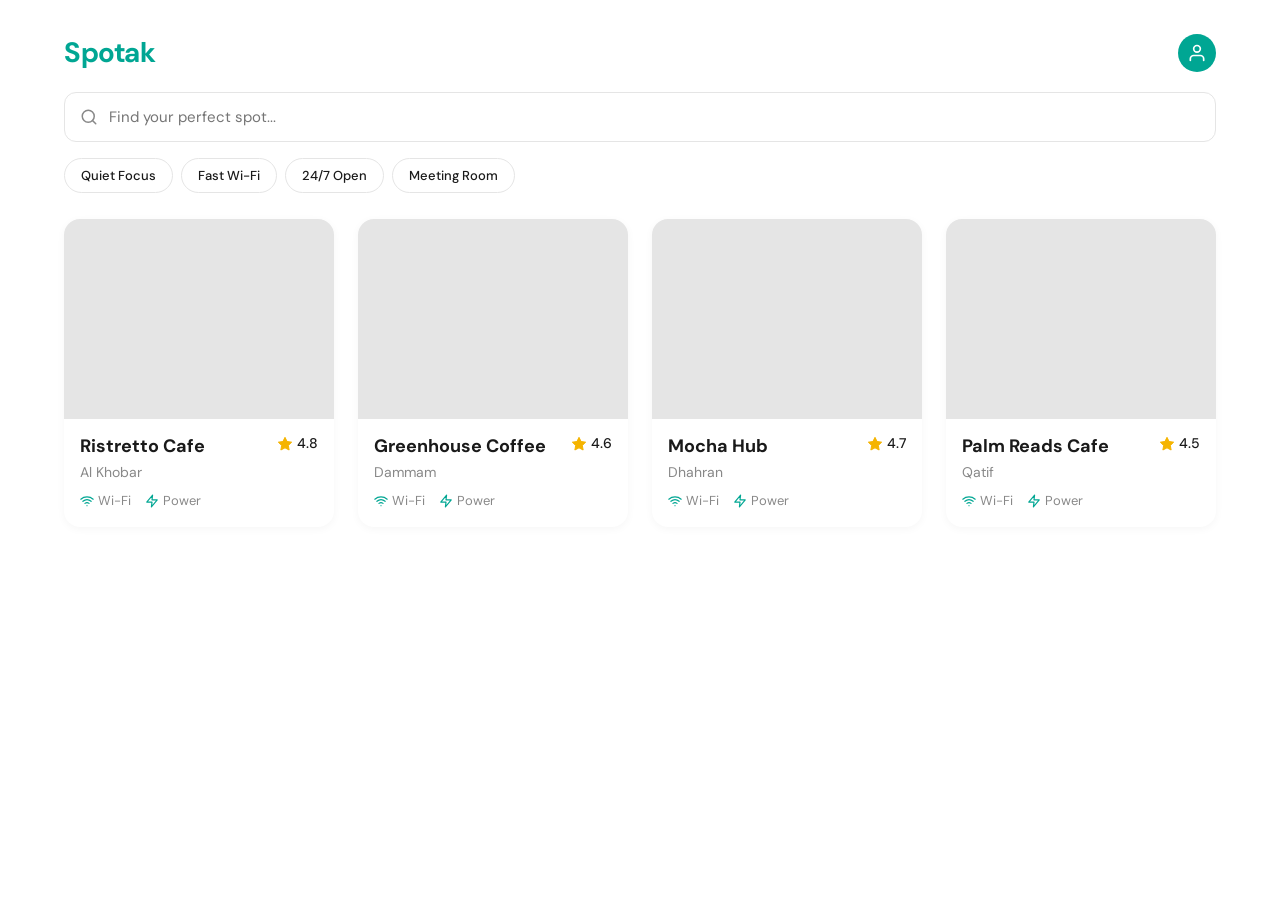
<file: index.html>
<!DOCTYPE html>
<html lang="en">
<head>
  <meta charset="UTF-8" />
  <meta name="viewport" content="width=device-width, initial-scale=1.0" />
  <title>Spotak — Find Your Perfect Spot</title>
  <link rel="stylesheet" href="style.css" />
</head>
<body>
  <main class="app">
    <!-- Top bar: brand + profile -->
    <header class="topbar">
      <h1 class="brand">Spotak</h1>
      <a href="login.html" class="profile-btn" aria-label="Profile">
        <svg viewBox="0 0 24 24" width="20" height="20" fill="none" stroke="white" stroke-width="2" stroke-linecap="round" stroke-linejoin="round">
          <path d="M20 21v-2a4 4 0 0 0-4-4H8a4 4 0 0 0-4 4v2"/>
          <circle cx="12" cy="7" r="4"/>
        </svg>
      </a>
    </header>

    <!-- Search input -->
    <div class="search-wrap">
      <svg class="search-icon" viewBox="0 0 24 24" width="18" height="18" fill="none" stroke="#888" stroke-width="2" stroke-linecap="round" stroke-linejoin="round">
        <circle cx="11" cy="11" r="8"/>
        <line x1="21" y1="21" x2="16.65" y2="16.65"/>
      </svg>
      <input type="text" id="searchInput" class="search-input" placeholder="Find your perfect spot..." />
    </div>

    <!-- Filter chips -->
    <div class="chips">
      <button class="chip" data-filter="quiet">Quiet Focus</button>
      <button class="chip" data-filter="wifi">Fast Wi-Fi</button>
      <button class="chip" data-filter="247">24/7 Open</button>
      <button class="chip" data-filter="meeting">Meeting Room</button>
    </div>

    <!-- Spot cards list -->
    <section class="cards" id="cardList">
      <a class="card" href="spot.html?id=ristretto" data-name="Ristretto Cafe" data-tags="quiet wifi meeting">
        <div class="card-img" style="background-image:url('https://images.unsplash.com/photo-1554118811-1e0d58224f24?w=800');"></div>
        <div class="card-body">
          <div class="card-row">
            <div>
              <h3 class="card-title">Ristretto Cafe</h3>
              <p class="card-sub">Al Khobar</p>
            </div>
            <div class="rating">
              <svg viewBox="0 0 24 24" width="16" height="16" fill="#F5B400" stroke="#F5B400" stroke-width="1.5"><polygon points="12 2 15.09 8.26 22 9.27 17 14.14 18.18 21.02 12 17.77 5.82 21.02 7 14.14 2 9.27 8.91 8.26 12 2"/></svg>
              <span>4.8</span>
            </div>
          </div>
          <div class="amenities">
            <span class="amenity">
              <svg viewBox="0 0 24 24" width="14" height="14" fill="none" stroke="#00A693" stroke-width="2" stroke-linecap="round" stroke-linejoin="round"><path d="M5 12.55a11 11 0 0 1 14.08 0"/><path d="M1.42 9a16 16 0 0 1 21.16 0"/><path d="M8.53 16.11a6 6 0 0 1 6.95 0"/><line x1="12" y1="20" x2="12.01" y2="20"/></svg>
              Wi-Fi
            </span>
            <span class="amenity">
              <svg viewBox="0 0 24 24" width="14" height="14" fill="none" stroke="#00A693" stroke-width="2" stroke-linecap="round" stroke-linejoin="round"><polygon points="13 2 3 14 12 14 11 22 21 10 12 10 13 2"/></svg>
              Power
            </span>
          </div>
        </div>
      </a>

      <a class="card" href="spot.html?id=greenhouse" data-name="Greenhouse Coffee" data-tags="quiet wifi 247">
        <div class="card-img" style="background-image:url('https://images.unsplash.com/photo-1521017432531-fbd92d768814?w=800');"></div>
        <div class="card-body">
          <div class="card-row">
            <div>
              <h3 class="card-title">Greenhouse Coffee</h3>
              <p class="card-sub">Dammam</p>
            </div>
            <div class="rating">
              <svg viewBox="0 0 24 24" width="16" height="16" fill="#F5B400" stroke="#F5B400" stroke-width="1.5"><polygon points="12 2 15.09 8.26 22 9.27 17 14.14 18.18 21.02 12 17.77 5.82 21.02 7 14.14 2 9.27 8.91 8.26 12 2"/></svg>
              <span>4.6</span>
            </div>
          </div>
          <div class="amenities">
            <span class="amenity">
              <svg viewBox="0 0 24 24" width="14" height="14" fill="none" stroke="#00A693" stroke-width="2" stroke-linecap="round" stroke-linejoin="round"><path d="M5 12.55a11 11 0 0 1 14.08 0"/><path d="M1.42 9a16 16 0 0 1 21.16 0"/><path d="M8.53 16.11a6 6 0 0 1 6.95 0"/><line x1="12" y1="20" x2="12.01" y2="20"/></svg>
              Wi-Fi
            </span>
            <span class="amenity">
              <svg viewBox="0 0 24 24" width="14" height="14" fill="none" stroke="#00A693" stroke-width="2" stroke-linecap="round" stroke-linejoin="round"><polygon points="13 2 3 14 12 14 11 22 21 10 12 10 13 2"/></svg>
              Power
            </span>
          </div>
        </div>
      </a>

      <a class="card" href="spot.html?id=mocha" data-name="Mocha Hub" data-tags="wifi meeting 247">
        <div class="card-img" style="background-image:url('https://images.unsplash.com/photo-1559496417-e7f25cb247f3?w=800');"></div>
        <div class="card-body">
          <div class="card-row">
            <div>
              <h3 class="card-title">Mocha Hub</h3>
              <p class="card-sub">Dhahran</p>
            </div>
            <div class="rating">
              <svg viewBox="0 0 24 24" width="16" height="16" fill="#F5B400" stroke="#F5B400" stroke-width="1.5"><polygon points="12 2 15.09 8.26 22 9.27 17 14.14 18.18 21.02 12 17.77 5.82 21.02 7 14.14 2 9.27 8.91 8.26 12 2"/></svg>
              <span>4.7</span>
            </div>
          </div>
          <div class="amenities">
            <span class="amenity">
              <svg viewBox="0 0 24 24" width="14" height="14" fill="none" stroke="#00A693" stroke-width="2" stroke-linecap="round" stroke-linejoin="round"><path d="M5 12.55a11 11 0 0 1 14.08 0"/><path d="M1.42 9a16 16 0 0 1 21.16 0"/><path d="M8.53 16.11a6 6 0 0 1 6.95 0"/><line x1="12" y1="20" x2="12.01" y2="20"/></svg>
              Wi-Fi
            </span>
            <span class="amenity">
              <svg viewBox="0 0 24 24" width="14" height="14" fill="none" stroke="#00A693" stroke-width="2" stroke-linecap="round" stroke-linejoin="round"><polygon points="13 2 3 14 12 14 11 22 21 10 12 10 13 2"/></svg>
              Power
            </span>
          </div>
        </div>
      </a>

      <a class="card" href="spot.html?id=palm" data-name="Palm Reads Cafe" data-tags="quiet wifi meeting">
        <div class="card-img" style="background-image:url('https://images.unsplash.com/photo-1453614512568-c4024d13c247?w=800');"></div>
        <div class="card-body">
          <div class="card-row">
            <div>
              <h3 class="card-title">Palm Reads Cafe</h3>
              <p class="card-sub">Qatif</p>
            </div>
            <div class="rating">
              <svg viewBox="0 0 24 24" width="16" height="16" fill="#F5B400" stroke="#F5B400" stroke-width="1.5"><polygon points="12 2 15.09 8.26 22 9.27 17 14.14 18.18 21.02 12 17.77 5.82 21.02 7 14.14 2 9.27 8.91 8.26 12 2"/></svg>
              <span>4.5</span>
            </div>
          </div>
          <div class="amenities">
            <span class="amenity">
              <svg viewBox="0 0 24 24" width="14" height="14" fill="none" stroke="#00A693" stroke-width="2" stroke-linecap="round" stroke-linejoin="round"><path d="M5 12.55a11 11 0 0 1 14.08 0"/><path d="M1.42 9a16 16 0 0 1 21.16 0"/><path d="M8.53 16.11a6 6 0 0 1 6.95 0"/><line x1="12" y1="20" x2="12.01" y2="20"/></svg>
              Wi-Fi
            </span>
            <span class="amenity">
              <svg viewBox="0 0 24 24" width="14" height="14" fill="none" stroke="#00A693" stroke-width="2" stroke-linecap="round" stroke-linejoin="round"><polygon points="13 2 3 14 12 14 11 22 21 10 12 10 13 2"/></svg>
              Power
            </span>
          </div>
        </div>
      </a>
    </section>
  </main>

  <script src="main.js"></script>
</body>
</html>
</file>
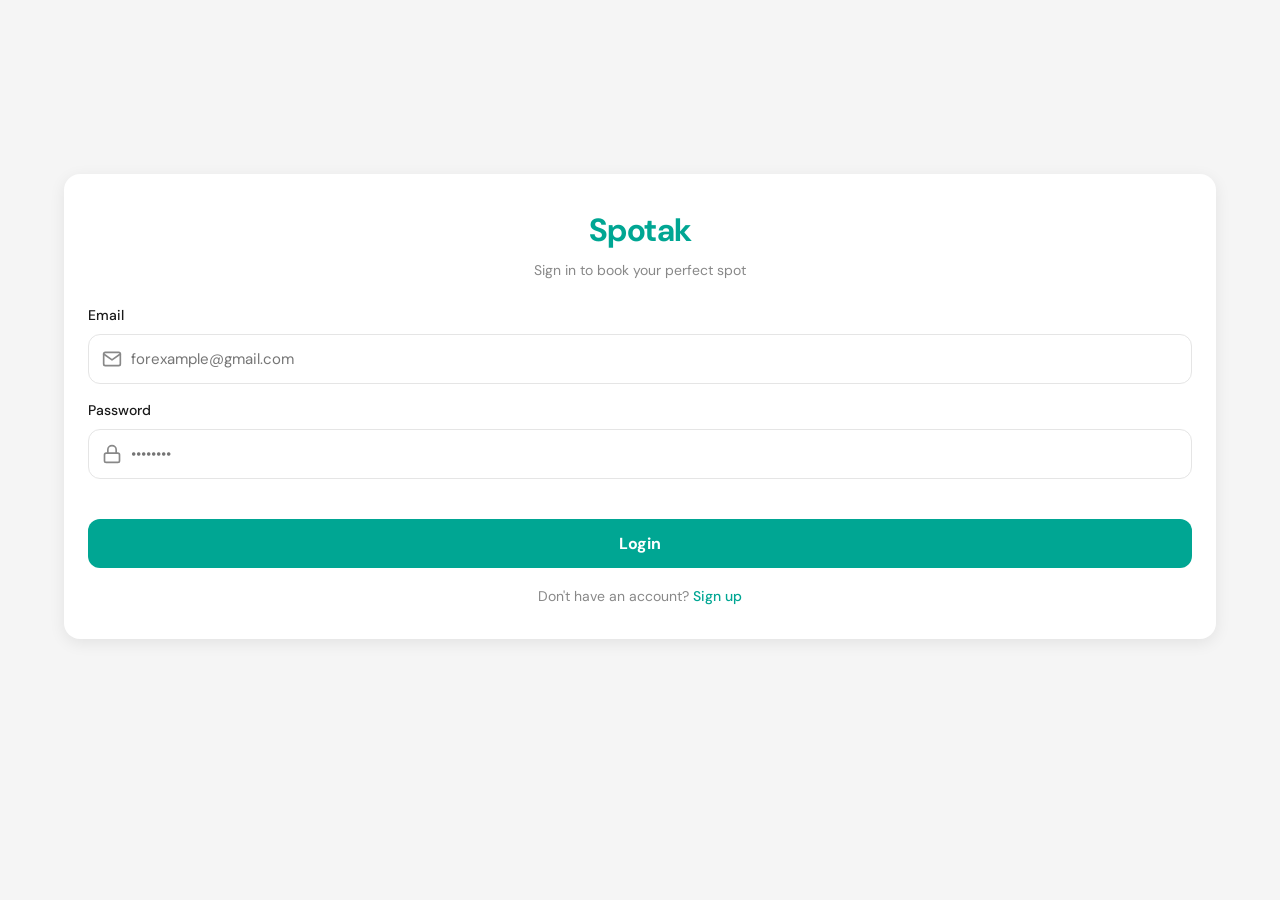
<file: booking.html>
<!DOCTYPE html>
<html lang="en">
<head>
  <meta charset="UTF-8" />
  <meta name="viewport" content="width=device-width, initial-scale=1.0" />
  <title>Confirm Your Booking — Spotak</title>
  <link rel="stylesheet" href="style.css" />
</head>
<body>
  <main class="app booking-page">
    <!-- Header with back arrow + title -->
    <header class="page-header">
      <a href="spot.html" class="back-btn-inline" aria-label="Go back">
        <svg viewBox="0 0 24 24" width="20" height="20" fill="none" stroke="#1A1A1A" stroke-width="2.5" stroke-linecap="round" stroke-linejoin="round">
          <line x1="19" y1="12" x2="5" y2="12"/>
          <polyline points="12 19 5 12 12 5"/>
        </svg>
      </a>
      <h1 class="page-title">Confirm Your Booking</h1>
    </header>

    <!-- Booking form card -->
    <form id="bookingForm" class="booking-card" novalidate>
      <!-- Date -->
      <label class="field-label" for="bookingDate">Date</label>
      <div class="input-wrap">
        <svg class="input-icon" viewBox="0 0 24 24" width="20" height="20" fill="none" stroke="#888" stroke-width="2" stroke-linecap="round" stroke-linejoin="round">
          <rect x="3" y="4" width="18" height="18" rx="2" ry="2"/>
          <line x1="16" y1="2" x2="16" y2="6"/>
          <line x1="8" y1="2" x2="8" y2="6"/>
          <line x1="3" y1="10" x2="21" y2="10"/>
        </svg>
        <input type="date" id="bookingDate" class="input-field" required />
      </div>

      <!-- Time -->
      <label class="field-label" for="bookingTime">Time</label>
      <div class="input-wrap">
        <svg class="input-icon" viewBox="0 0 24 24" width="20" height="20" fill="none" stroke="#888" stroke-width="2" stroke-linecap="round" stroke-linejoin="round">
          <circle cx="12" cy="12" r="10"/>
          <polyline points="12 6 12 12 16 14"/>
        </svg>
        <input type="time" id="bookingTime" class="input-field" required />
      </div>

      <!-- People -->
      <label class="field-label" for="bookingPeople">Number of People</label>
      <div class="input-wrap">
        <svg class="input-icon" viewBox="0 0 24 24" width="20" height="20" fill="none" stroke="#888" stroke-width="2" stroke-linecap="round" stroke-linejoin="round">
          <path d="M17 21v-2a4 4 0 0 0-4-4H5a4 4 0 0 0-4 4v2"/>
          <circle cx="9" cy="7" r="4"/>
          <path d="M23 21v-2a4 4 0 0 0-3-3.87"/>
          <path d="M16 3.13a4 4 0 0 1 0 7.75"/>
        </svg>
        <input type="number" id="bookingPeople" class="input-field" min="1" max="20" value="1" required />
      </div>

      <!-- Error / message area -->
      <p id="formError" class="form-error" aria-live="polite"></p>

      <!-- Fee summary -->
      <div class="fee-card">
        <div class="fee-row">
          <span class="fee-label">Table Reservation Fee</span>
          <span class="fee-amount">25 SAR</span>
        </div>
        <p class="fee-note">Refundable if canceled 24 hours in advance</p>
      </div>

      <!-- Submit -->
      <button type="submit" class="cta-btn">Confirm &amp; Pay</button>
    </form>
  </main>

  <script src="main.js"></script>
</body>
</html>
</file>
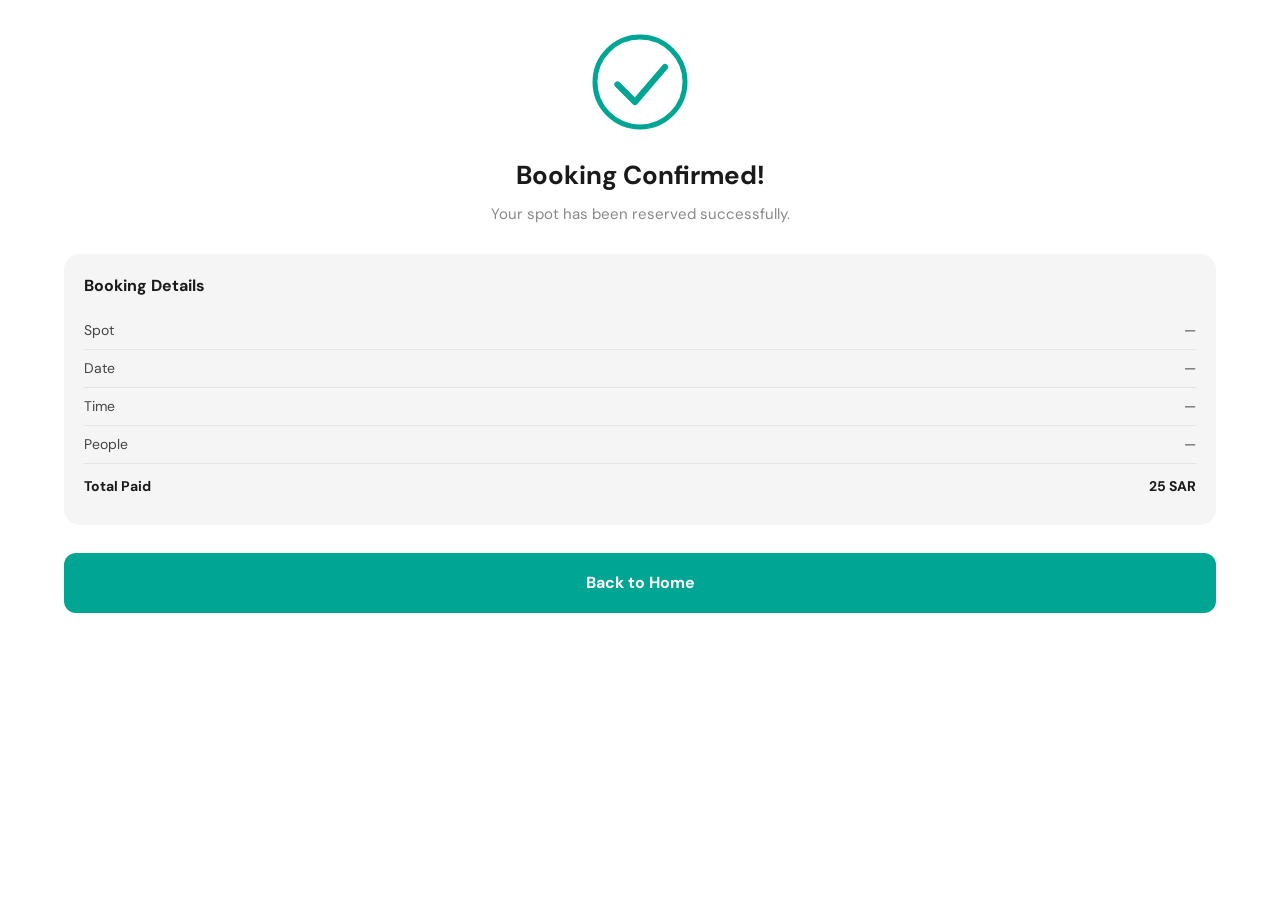
<file: confirmation.html>
<!DOCTYPE html>
<html lang="en">
<head>
  <meta charset="UTF-8" />
  <meta name="viewport" content="width=device-width, initial-scale=1.0" />
  <title>Booking Confirmed — Spotak</title>
  <link rel="stylesheet" href="style.css" />
</head>
<body>
  <main class="app confirmation-page">
    <!-- Animated check -->
    <div class="check-wrap">
      <svg class="checkmark" viewBox="0 0 80 80">
        <circle class="checkmark-circle" cx="40" cy="40" r="36" fill="none" stroke="#00A693" stroke-width="4"/>
        <path class="checkmark-path" fill="none" stroke="#00A693" stroke-width="5" stroke-linecap="round" stroke-linejoin="round" d="M22 42 L36 56 L60 28"/>
      </svg>
    </div>

    <h1 class="confirm-title">Booking Confirmed!</h1>
    <p class="confirm-sub">Your spot has been reserved successfully.</p>

    <!-- Booking summary -->
    <div class="summary-card" id="bookingSummary">
      <h2 class="summary-title">Booking Details</h2>
      <div class="summary-row"><span>Spot</span><span id="sumSpot">—</span></div>
      <div class="summary-row"><span>Date</span><span id="sumDate">—</span></div>
      <div class="summary-row"><span>Time</span><span id="sumTime">—</span></div>
      <div class="summary-row"><span>People</span><span id="sumPeople">—</span></div>
      <div class="summary-row total"><span>Total Paid</span><span>25 SAR</span></div>
    </div>

    <a href="index.html" class="cta-btn static">Back to Home</a>
  </main>

  <script src="main.js"></script>
</body>
</html>
</file>
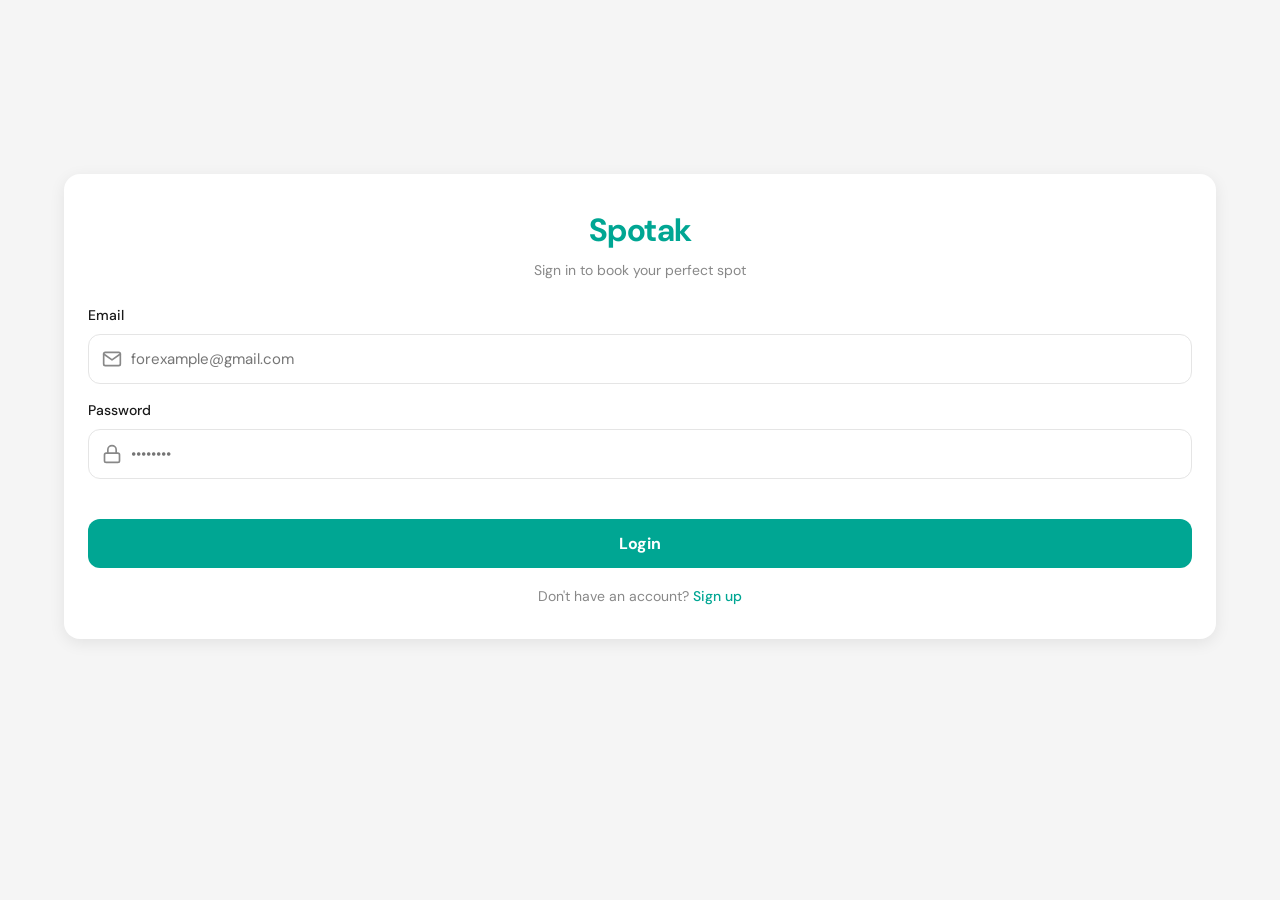
<file: login.html>
<!DOCTYPE html>
<html lang="en">
<head>
  <meta charset="UTF-8" />
  <meta name="viewport" content="width=device-width, initial-scale=1.0" />
  <title>Login — Spotak</title>
  <link rel="stylesheet" href="style.css" />
</head>
<body>
  <main class="app login-page">
    <div class="login-card">
      <!-- Brand -->
      <h1 class="brand login-brand">Spotak</h1>
      <p class="login-sub">Sign in to book your perfect spot</p>

      <!-- Login form -->
      <form id="loginForm" class="login-form" novalidate>
        <label class="field-label" for="loginEmail">Email</label>
        <div class="input-wrap">
          <svg class="input-icon" viewBox="0 0 24 24" width="20" height="20" fill="none" stroke="#888" stroke-width="2" stroke-linecap="round" stroke-linejoin="round">
            <path d="M4 4h16c1.1 0 2 .9 2 2v12c0 1.1-.9 2-2 2H4c-1.1 0-2-.9-2-2V6c0-1.1.9-2 2-2z"/>
            <polyline points="22,6 12,13 2,6"/>
          </svg>
          <input type="email" id="loginEmail" class="input-field" placeholder="forexample@gmail.com" required />
        </div>

        <label class="field-label" for="loginPassword">Password</label>
        <div class="input-wrap">
          <svg class="input-icon" viewBox="0 0 24 24" width="20" height="20" fill="none" stroke="#888" stroke-width="2" stroke-linecap="round" stroke-linejoin="round">
            <rect x="3" y="11" width="18" height="11" rx="2" ry="2"/>
            <path d="M7 11V7a5 5 0 0 1 10 0v4"/>
          </svg>
          <input type="password" id="loginPassword" class="input-field" placeholder="••••••••" required />
        </div>

        <p id="loginError" class="form-error" aria-live="polite"></p>

        <button type="submit" class="primary-btn">Login</button>

        <p class="signup-line">
          Don't have an account?
          <a href="#" id="signupLink">Sign up</a>
        </p>
      </form>
    </div>
  </main>

  <script src="main.js"></script>
</body>
</html>
</file>
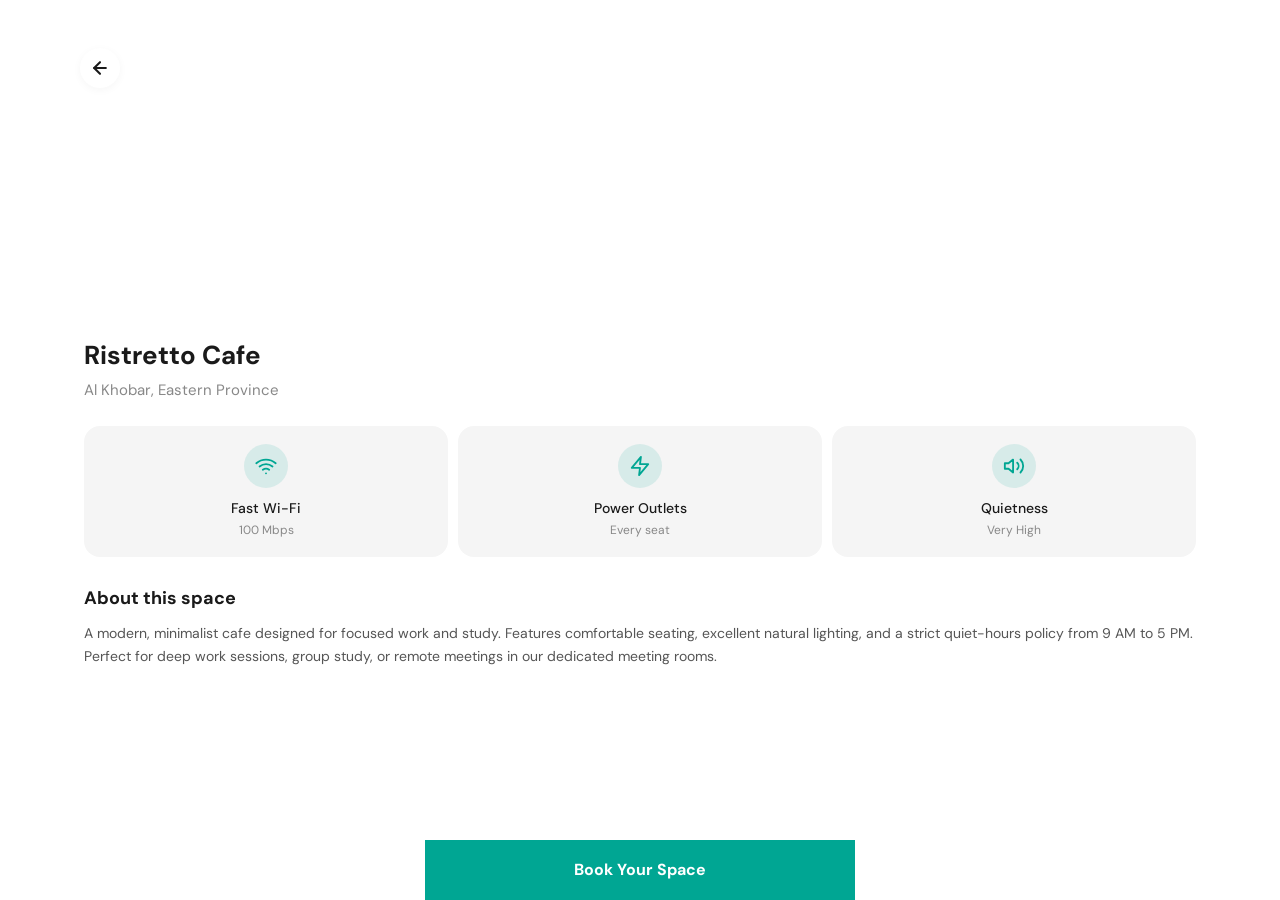
<file: spot.html>
<!DOCTYPE html>
<html lang="en">
<head>
  <meta charset="UTF-8" />
  <meta name="viewport" content="width=device-width, initial-scale=1.0" />
  <title>Ristretto Cafe — Spotak</title>
  <link rel="stylesheet" href="style.css" />
</head>
<body>
  <main class="app spot-page">
    <!-- Hero image with back arrow overlay -->
    <div class="hero" id="heroImage" style="background-image:url('https://images.unsplash.com/photo-1554118811-1e0d58224f24?w=1000');">
      <a href="index.html" class="back-btn" aria-label="Go back">
        <svg viewBox="0 0 24 24" width="20" height="20" fill="none" stroke="#1A1A1A" stroke-width="2.5" stroke-linecap="round" stroke-linejoin="round">
          <line x1="19" y1="12" x2="5" y2="12"/>
          <polyline points="12 19 5 12 12 5"/>
        </svg>
      </a>
    </div>

    <!-- Spot title and location -->
    <section class="spot-info">
      <h1 class="spot-title" id="spotTitle">Ristretto Cafe</h1>
      <p class="spot-sub" id="spotLocation">Al Khobar, Eastern Province</p>

      <!-- Amenities row -->
      <div class="amenity-grid">
        <div class="amenity-box">
          <div class="icon-circle">
            <svg viewBox="0 0 24 24" width="22" height="22" fill="none" stroke="#00A693" stroke-width="2" stroke-linecap="round" stroke-linejoin="round">
              <path d="M5 12.55a11 11 0 0 1 14.08 0"/>
              <path d="M1.42 9a16 16 0 0 1 21.16 0"/>
              <path d="M8.53 16.11a6 6 0 0 1 6.95 0"/>
              <line x1="12" y1="20" x2="12.01" y2="20"/>
            </svg>
          </div>
          <p class="amenity-name">Fast Wi-Fi</p>
          <p class="amenity-detail">100 Mbps</p>
        </div>

        <div class="amenity-box">
          <div class="icon-circle">
            <svg viewBox="0 0 24 24" width="22" height="22" fill="none" stroke="#00A693" stroke-width="2" stroke-linecap="round" stroke-linejoin="round">
              <polygon points="13 2 3 14 12 14 11 22 21 10 12 10 13 2"/>
            </svg>
          </div>
          <p class="amenity-name">Power Outlets</p>
          <p class="amenity-detail">Every seat</p>
        </div>

        <div class="amenity-box">
          <div class="icon-circle">
            <svg viewBox="0 0 24 24" width="22" height="22" fill="none" stroke="#00A693" stroke-width="2" stroke-linecap="round" stroke-linejoin="round">
              <polygon points="11 5 6 9 2 9 2 15 6 15 11 19 11 5"/>
              <path d="M15.54 8.46a5 5 0 0 1 0 7.07"/>
              <path d="M19.07 4.93a10 10 0 0 1 0 14.14"/>
            </svg>
          </div>
          <p class="amenity-name">Quietness</p>
          <p class="amenity-detail">Very High</p>
        </div>
      </div>

      <!-- About section -->
      <div class="about">
        <h2 class="about-title">About this space</h2>
        <p class="about-text" id="spotDescription">
          A modern, minimalist cafe designed for focused work and study. Features comfortable seating,
          excellent natural lighting, and a strict quiet-hours policy from 9 AM to 5 PM. Perfect for
          deep work sessions, group study, or remote meetings in our dedicated meeting rooms.
        </p>
      </div>
    </section>

    <!-- Fixed bottom CTA -->
    <a href="booking.html" class="cta-btn">Book Your Space</a>
  </main>

  <script src="main.js"></script>
</body>
</html>
</file>
<file: style.css>
/* ================================================================
   SPOTAK â€” Stylesheet
   Mobile-first, max-width 430px, phone-app style
   ================================================================ */

/* ---------- Google Font import ---------- */
@import url('https://fonts.googleapis.com/css2?family=DM+Sans:wght@400;500;700&display=swap');

/* ---------- CSS Variables (theme tokens) ---------- */
:root {
  --primary: #00A693;
  --primary-dark: #008576;
  --bg: #F5F5F5;
  --white: #FFFFFF;
  --text: #1A1A1A;
  --gray: #888888;
  --light-gray: #E5E5E5;
  --radius: 16px;
  --shadow-sm: 0 2px 8px rgba(0, 0, 0, 0.04);
  --shadow-md: 0 4px 16px rgba(0, 0, 0, 0.08);
}

/* ---------- Global reset ---------- */
* {
  box-sizing: border-box;
  margin: 0;
  padding: 0;
}

html, body {
  height: 100%;
}

body {
  font-family: 'DM Sans', sans-serif;
  background-color: var(--bg);
  color: var(--text);
  line-height: 1.5;
  -webkit-font-smoothing: antialiased;
}

a {
  text-decoration: none;
  color: inherit;
}

button {
  font-family: inherit;
  cursor: pointer;
  border: none;
  background: none;
}

input {
  font-family: inherit;
  font-size: 15px;
  color: var(--text);
}

/* ---------- App container (phone style) ---------- */
.app {
  width: 100%;
  min-height: 100vh;
  margin: 0;
  background-color: var(--white);
  position: relative;
  padding: 24px 48px 100px;
}

/* ---------- Topbar (home page) ---------- */
.topbar {
  display: flex;
  align-items: center;
  justify-content: space-between;
  margin-bottom: 18px;
}

.brand {
  font-size: 28px;
  font-weight: 700;
  color: var(--primary);
  letter-spacing: -0.5px;
}

.profile-btn {
  width: 38px;
  height: 38px;
  border-radius: 50%;
  background-color: var(--primary);
  display: flex;
  align-items: center;
  justify-content: center;
  transition: transform 0.2s ease;
}

.profile-btn:hover {
  transform: scale(1.05);
}

/* ---------- Search bar ---------- */
.search-wrap {
  position: relative;
  margin-bottom: 16px;
}

.search-icon {
  position: absolute;
  left: 16px;
  top: 50%;
  transform: translateY(-50%);
}

.search-input {
  width: 100%;
  padding: 14px 16px 14px 44px;
  border: 1px solid var(--light-gray);
  border-radius: 12px;
  background-color: var(--white);
  outline: none;
  transition: border-color 0.2s ease;
}

.search-input:focus {
  border-color: var(--primary);
}

/* ---------- Filter chips ---------- */
.chips {
  display: flex;
  gap: 8px;
  overflow-x: auto;
  padding-bottom: 8px;
  margin-bottom: 18px;
  scrollbar-width: none;
}

.chips::-webkit-scrollbar { display: none; }

.chip {
  flex: 0 0 auto;
  padding: 8px 16px;
  border: 1px solid var(--light-gray);
  border-radius: 100px;
  background-color: var(--white);
  font-size: 13px;
  font-weight: 500;
  color: var(--text);
  white-space: nowrap;
  transition: all 0.2s ease;
}

.chip:hover {
  border-color: var(--primary);
}

.chip.active {
  background-color: var(--primary);
  border-color: var(--primary);
  color: var(--white);
}

/* ---------- Spot cards list ---------- */
.cards {
  display: flex;
  flex-direction: column;
  gap: 16px;
}

.card {
  display: block;
  background-color: var(--white);
  border-radius: var(--radius);
  overflow: hidden;
  box-shadow: var(--shadow-sm);
  transition: transform 0.2s ease, box-shadow 0.2s ease;
  opacity: 0;
  transform: translateY(8px);
  animation: fadeUp 0.5s ease forwards;
}

.card:nth-child(1) { animation-delay: 0.05s; }
.card:nth-child(2) { animation-delay: 0.12s; }
.card:nth-child(3) { animation-delay: 0.18s; }
.card:nth-child(4) { animation-delay: 0.24s; }

.card:hover {
  transform: translateY(-2px);
  box-shadow: var(--shadow-md);
}

.card.hidden {
  display: none;
}

.card-img {
  width: 100%;
  height: 200px;
  background-size: cover;
  background-position: center;
  background-color: var(--light-gray);
}

.card-body {
  padding: 14px 16px 16px;
}

.card-row {
  display: flex;
  justify-content: space-between;
  align-items: flex-start;
  margin-bottom: 8px;
}

.card-title {
  font-size: 18px;
  font-weight: 700;
  margin-bottom: 2px;
}

.card-sub {
  font-size: 14px;
  color: var(--gray);
}

.rating {
  display: flex;
  align-items: center;
  gap: 4px;
  font-size: 14px;
  font-weight: 500;
}

.amenities {
  display: flex;
  gap: 14px;
}

.amenity {
  display: inline-flex;
  align-items: center;
  gap: 4px;
  font-size: 13px;
  color: var(--gray);
}

/* ================================================================
   Spot Detail page
   ================================================================ */
.spot-page {
  padding: 0 0 100px;
}

.hero {
  width: 100%;
  height: 280px;
  background-size: cover;
  background-position: center;
  position: relative;
}

.back-btn {
  position: absolute;
  top: 16px;
  left: 16px;
  width: 40px;
  height: 40px;
  border-radius: 50%;
  background-color: var(--white);
  display: flex;
  align-items: center;
  justify-content: center;
  box-shadow: var(--shadow-sm);
  transition: transform 0.2s ease;
}

.back-btn:hover { transform: scale(1.05); }

.spot-info {
  padding: 24px 20px 20px;
  opacity: 0;
  animation: fadeUp 0.5s ease 0.1s forwards;
}

.spot-title {
  font-size: 26px;
  font-weight: 700;
  margin-bottom: 4px;
}

.spot-sub {
  font-size: 15px;
  color: var(--gray);
  margin-bottom: 24px;
}

.amenity-grid {
  display: grid;
  grid-template-columns: repeat(3, 1fr);
  gap: 10px;
  margin-bottom: 28px;
}

.amenity-box {
  background-color: var(--bg);
  border-radius: var(--radius);
  padding: 18px 10px;
  text-align: center;
}

.icon-circle {
  width: 44px;
  height: 44px;
  border-radius: 50%;
  background-color: rgba(0, 166, 147, 0.12);
  margin: 0 auto 10px;
  display: flex;
  align-items: center;
  justify-content: center;
}

.amenity-name {
  font-size: 14px;
  font-weight: 500;
  color: var(--text);
  margin-bottom: 2px;
}

.amenity-detail {
  font-size: 12px;
  color: var(--gray);
}

.about-title {
  font-size: 18px;
  font-weight: 700;
  margin-bottom: 10px;
}

.about-text {
  font-size: 14px;
  color: #555;
  line-height: 1.7;
}

/* ================================================================
   Booking page
   ================================================================ */
.booking-page {
  padding: 20px 20px 100px;
}

.page-header {
  display: flex;
  align-items: center;
  gap: 14px;
  margin-bottom: 22px;
}

.back-btn-inline {
  width: 38px;
  height: 38px;
  border-radius: 50%;
  background-color: var(--bg);
  display: flex;
  align-items: center;
  justify-content: center;
  transition: transform 0.2s ease;
}

.back-btn-inline:hover { transform: scale(1.05); }

.page-title {
  font-size: 22px;
  font-weight: 700;
}

.booking-card {
  background-color: var(--bg);
  border-radius: var(--radius);
  padding: 22px 18px;
  opacity: 0;
  animation: fadeUp 0.5s ease 0.1s forwards;
}

.field-label {
  display: block;
  font-size: 14px;
  font-weight: 500;
  margin-bottom: 8px;
  margin-top: 16px;
  color: var(--text);
}

.field-label:first-child { margin-top: 0; }

.input-wrap {
  position: relative;
  margin-bottom: 4px;
}

.input-icon {
  position: absolute;
  left: 14px;
  top: 50%;
  transform: translateY(-50%);
  pointer-events: none;
}

.input-field {
  width: 100%;
  padding: 14px 14px 14px 42px;
  border: 1px solid var(--light-gray);
  border-radius: 12px;
  background-color: var(--white);
  outline: none;
  transition: border-color 0.2s ease;
}

.input-field:focus {
  border-color: var(--primary);
}

.fee-card {
  background-color: var(--white);
  border-radius: 12px;
  padding: 16px;
  margin-top: 22px;
}

.fee-row {
  display: flex;
  justify-content: space-between;
  align-items: center;
  margin-bottom: 6px;
}

.fee-label {
  font-size: 16px;
  font-weight: 700;
}

.fee-amount {
  font-size: 16px;
  font-weight: 700;
}

.fee-note {
  font-size: 13px;
  color: var(--gray);
}

.form-error {
  color: #d33;
  font-size: 13px;
  min-height: 18px;
  margin-top: 4px;
}

/* ================================================================
   Bottom fixed CTA button
   ================================================================ */
.cta-btn {
  display: flex;
  align-items: center;
  justify-content: center;
  position: fixed;
  bottom: 0;
  left: 50%;
  transform: translateX(-50%);
  width: 100%;
  max-width: 430px;
  padding: 18px;
  background-color: var(--primary);
  color: var(--white);
  font-size: 16px;
  font-weight: 700;
  border: none;
  cursor: pointer;
  transition: background-color 0.2s ease;
}

.cta-btn:hover {
  background-color: var(--primary-dark);
}

.cta-btn.static {
  position: static;
  transform: none;
  width: 100%;
  max-width: 100%;
  margin-top: 28px;
  border-radius: 12px;
}

/* ================================================================
   Login page
   ================================================================ */
.login-page {
  display: flex;
  align-items: center;
  justify-content: center;
  padding: 20px;
  background-color: var(--bg);
}

.login-card {
  width: 100%;
  background-color: var(--white);
  border-radius: var(--radius);
  padding: 32px 24px;
  box-shadow: var(--shadow-md);
  opacity: 0;
  animation: fadeUp 0.5s ease forwards;
}

.login-brand {
  text-align: center;
  margin-bottom: 6px;
  font-size: 32px;
}

.login-sub {
  text-align: center;
  color: var(--gray);
  font-size: 14px;
  margin-bottom: 24px;
}

.login-form .field-label:first-of-type { margin-top: 0; }

.primary-btn {
  width: 100%;
  margin-top: 18px;
  padding: 14px;
  background-color: var(--primary);
  color: var(--white);
  font-size: 16px;
  font-weight: 700;
  border-radius: 12px;
  transition: background-color 0.2s ease;
}

.primary-btn:hover {
  background-color: var(--primary-dark);
}

.signup-line {
  text-align: center;
  margin-top: 18px;
  font-size: 14px;
  color: var(--gray);
}

.signup-line a {
  color: var(--primary);
  font-weight: 500;
}

/* ================================================================
   Confirmation page
   ================================================================ */
.confirmation-page {
  text-align: center;
  padding: 60px 24px 40px;
}

.check-wrap {
  display: flex;
  justify-content: center;
  margin-bottom: 24px;
}

.checkmark {
  width: 100px;
  height: 100px;
}

.checkmark-circle {
  stroke-dasharray: 226;
  stroke-dashoffset: 226;
  animation: drawCircle 0.6s ease-out forwards;
}

.checkmark-path {
  stroke-dasharray: 60;
  stroke-dashoffset: 60;
  animation: drawCheck 0.4s ease-out 0.6s forwards;
}

@keyframes drawCircle {
  to { stroke-dashoffset: 0; }
}

@keyframes drawCheck {
  to { stroke-dashoffset: 0; }
}

.confirm-title {
  font-size: 26px;
  font-weight: 700;
  margin-bottom: 8px;
}

.confirm-sub {
  color: var(--gray);
  font-size: 15px;
  margin-bottom: 28px;
}

.summary-card {
  background-color: var(--bg);
  border-radius: var(--radius);
  padding: 20px;
  text-align: left;
  opacity: 0;
  animation: fadeUp 0.5s ease 1s forwards;
}

.summary-title {
  font-size: 16px;
  font-weight: 700;
  margin-bottom: 14px;
}

.summary-row {
  display: flex;
  justify-content: space-between;
  padding: 8px 0;
  font-size: 14px;
  color: #444;
  border-bottom: 1px solid var(--light-gray);
}

.summary-row:last-child { border-bottom: none; }

.summary-row.total {
  font-weight: 700;
  color: var(--text);
  margin-top: 4px;
}

/* ================================================================
   Shared animations
   ================================================================ */
@keyframes fadeUp {
  from { opacity: 0; transform: translateY(8px); }
  to { opacity: 1; transform: translateY(0); }
}



@media (min-width: 768px) {
  .cards {
    display: grid;
    grid-template-columns: repeat(2, 1fr);
    gap: 24px;
  }

  .app {
    padding: 32px 64px 120px;
  }
}

@media (min-width: 1100px) {
  .cards {
    grid-template-columns: repeat(4, 1fr);
  }
}
</file>
